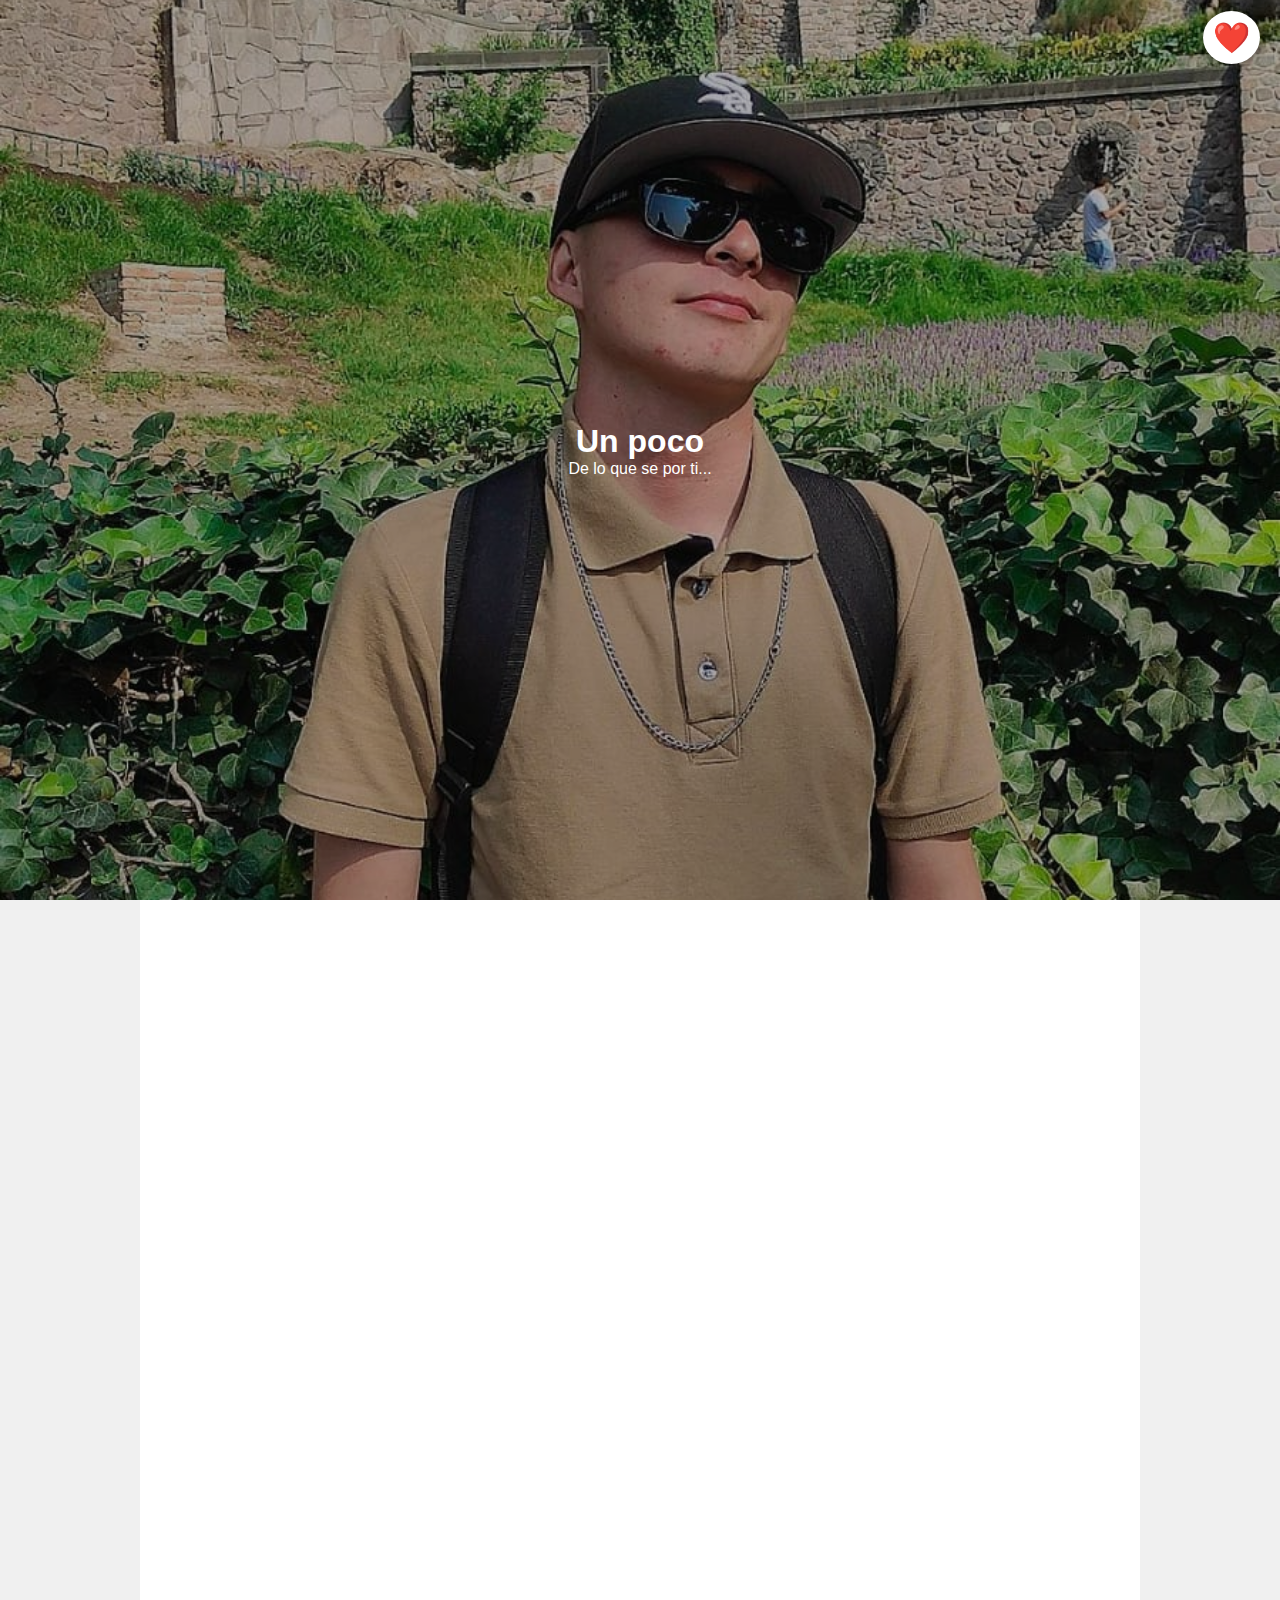
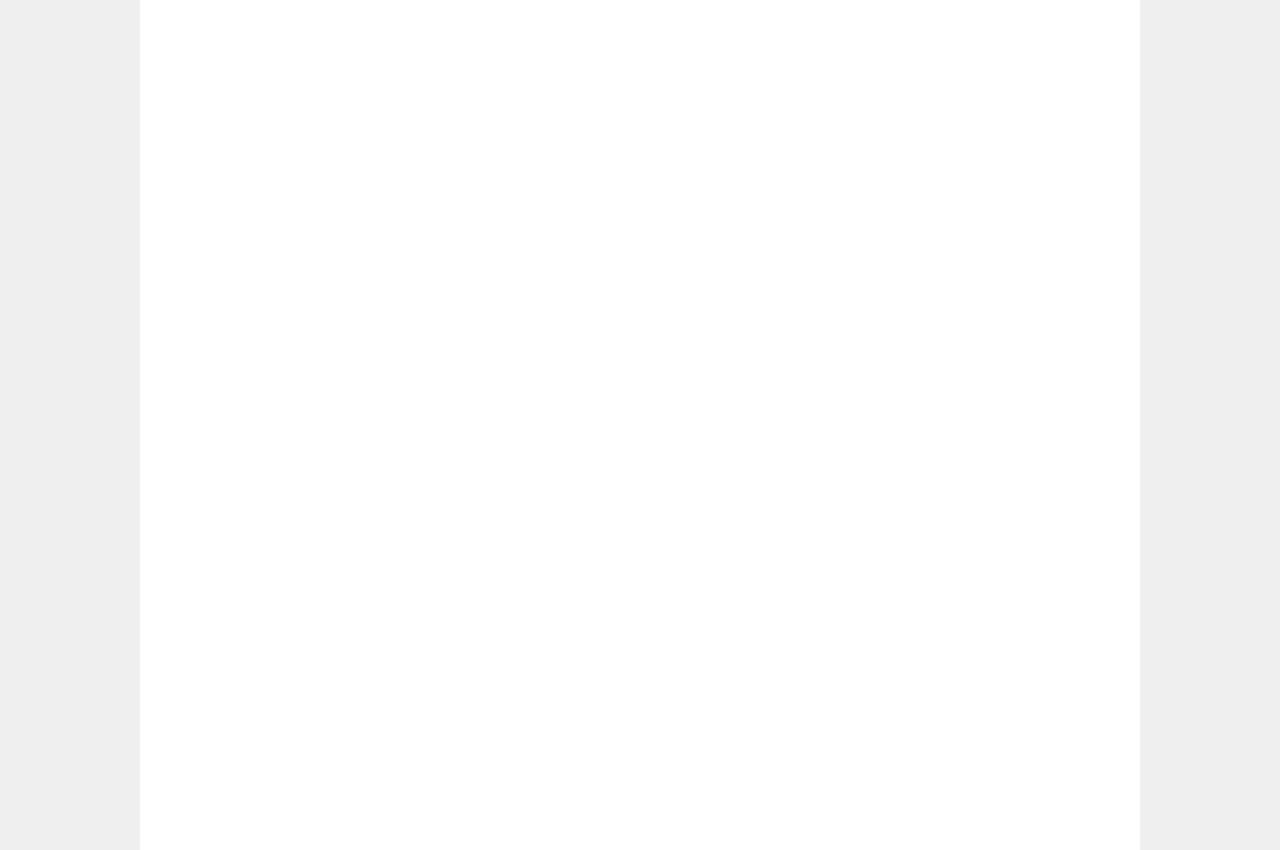
<file: amor.html>
<!DOCTYPE html>
<html lang="es">
<head>
    <meta charset="UTF-8">
    <meta name="viewport" content="width=device-width, initial-scale=1.0">
    <title>Su Historia | Mi Amor</title>
    <link rel="stylesheet" href="style.css"> </head>
<body class="amor-page">

    <nav class="menu-container">
    <input type="checkbox" id="menu-toggle">
    <label for="menu-toggle" class="menu-icon">❤️</label>
    <ul class="menu-links">
        <li><a href="index.html">Inicio</a></li> 
        <li><a href="momentos.html">Momentos</a></li>
        <li><a href="recuerdos.html">Recuerdos</a></li>
        <li><a href="datos.html">Datos</a></li>
        <li><a href="canciones.html">Canciones</a></li>
        <li><a href="pasado.html">Pasado</a></li>
        <li><a href="futuro.html">Futuro</a></li>
    </ul>
</nav>

    <section class="historia-hero">
        <img src="img/Foto (178).jpg" alt="Él" class="hero-img">
        <div class="hero-overlay">
            <h1>Un poco</h1>
            <p>De lo que se por ti...</p>
        </div>
    </section>
 
    <div class="historia-container urban-style">
    
    <div class="historia-bloque reveal">
        <div class="historia-texto">
            <h2>El inicio</h2>
            <p>El es Hugo David, tienen 19 añitos nacio el dia 8 de Diciembre. Su signo es sagitario, esta bautizado, pero no hizo ni la confirmacion ni la primera comunion.(jajaja)</p>
        </div>
        <div class="aesthetic-frame urban-frame">
            <img src="img/Foto (26).jpeg" alt="Inicios">
        </div>
    </div>

    <div class="historia-bloque reveal reverse">
        <div class="historia-texto">
            <h2>Gustos</h2>
            <p>Le gusta mucho la comida (es muy tragon), su comida fav es la sopa con la milanesa, su hobby es dibujar y jugar, su peli fav es la de los huevos, su color favorito es el rojo y negro, admira mucho a markitos toy y le gusta mucho salir a tomar y esas cosas, pero aveces se quiere estar en su casita y cuartito.</p>
        </div>
        <div class="aesthetic-frame urban-frame">
            <img src="img/Foto (28).jpeg" alt="Pasiones">
        </div>
    </div>

    <div class="historia-bloque reveal">
        <div class="historia-texto">
            <h2>Amor</h2>
            <p>El es muy cariñoso con las personas que quiere, se preocupa mucho por su familia, siempre esta activo, siempre encuentra lo positivo ala vida, el es feliz, muy risueño, muy sociable, y muy vale verga de algunas cosas</p>
        </div>
        <div class="aesthetic-frame urban-frame">
            <img src="img/El (20).jpeg" alt="Inicios">
        </div>
    </div>

    
</div>

    <script src="script.js"></script> </body>
</html>
</file>
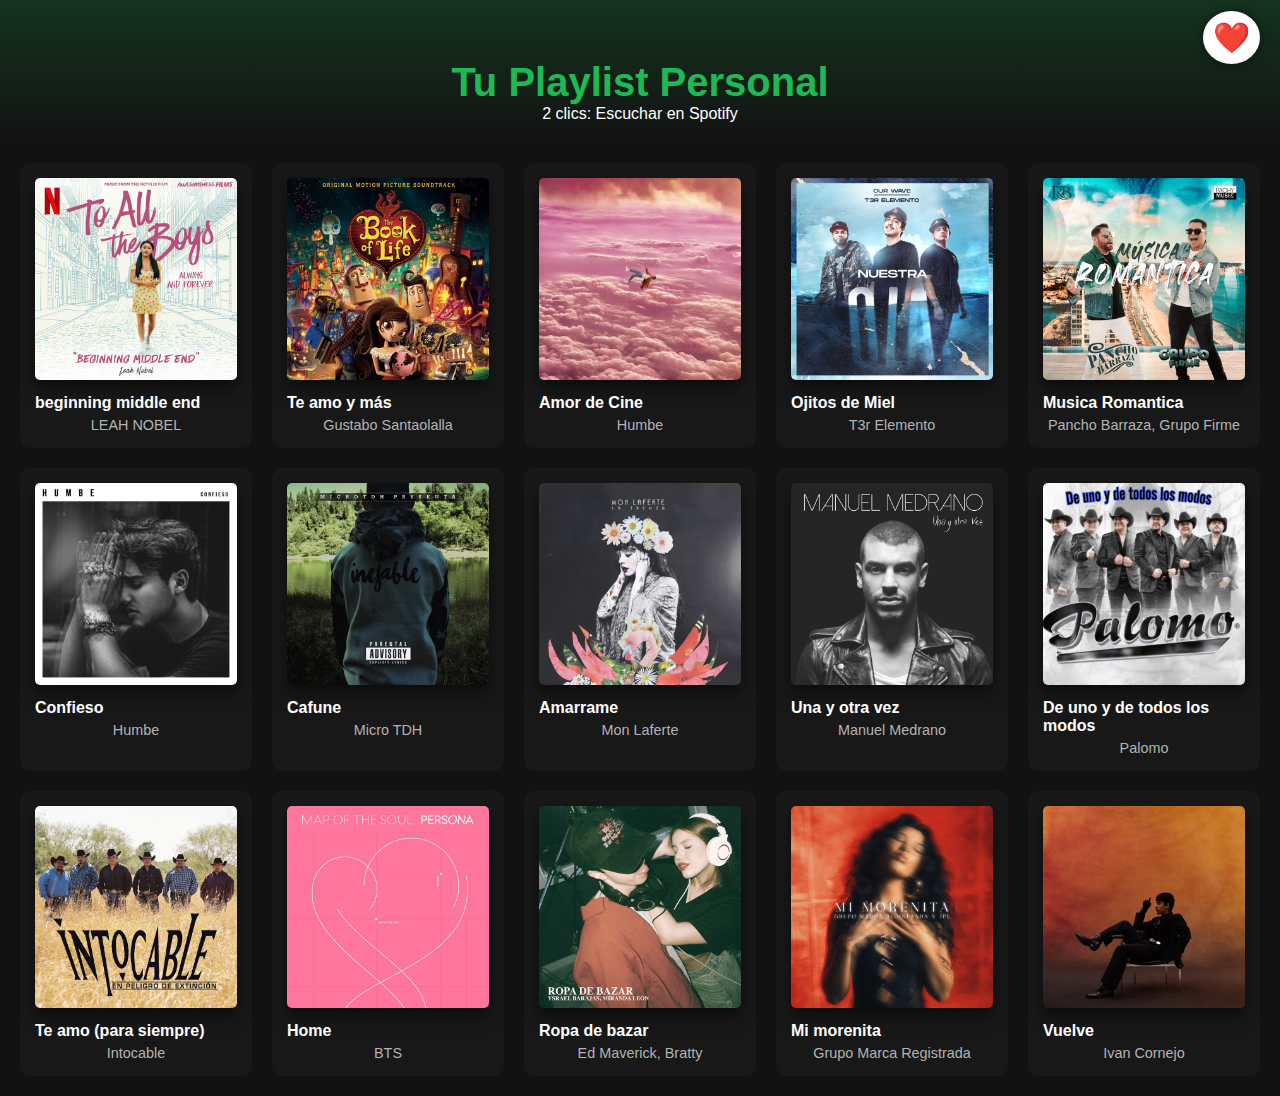
<file: canciones.html>
<!DOCTYPE html>
<html lang="es">
<head>
    <meta charset="UTF-8">
    <meta name="viewport" content="width=device-width, initial-scale=1.0">
    <title>Nuestras Canciones | Para Ti</title>
    <link rel="stylesheet" href="style.css">
</head>
<body class="spotify-theme">

    <nav class="menu-container">
        <input type="checkbox" id="menu-toggle">
        <label for="menu-toggle" class="menu-icon">❤️</label>
        <ul class="menu-links">
           <li><a href="index.html">Inicio</a></li> 
        <li><a href="amor.html">Mi Amor</a></li>
        <li><a href="momentos.html">Momentos</a></li>
        <li><a href="recuerdos.html">Recuerdos</a></li>
        <li><a href="datos.html">Datos</a></li>
        <li><a href="pasado.html">Pasado</a></li>
        <li><a href="futuro.html">Futuro</a></li>
    </ul>
</nav>

    <div class="spotify-header">
        <h1>Tu Playlist Personal</h1>
        <p> 2 clics: Escuchar en Spotify</p>
    </div>

    <div class="playlist-container">
       <div class="track-card" 
     onclick="showInfo(this)" 
     ondblclick="goToSpotify('https://open.spotify.com/intl-es/track/2kFHjWko1il6O9L3eK9IzG?si=e0fb178101be41c3')">
            <img src="img/beginning.jpg" alt="Portada">
            <div class="track-info">
                <h3>beginning middle end</h3>
                <p>LEAH NOBEL</p>
                <div class="porque-es-importante">
                    "Nuestra Cancion"
                </div>
            </div>
        </div>

        <div class="track-card" 
     onclick="showInfo(this)" 
     ondblclick="goToSpotify('https://open.spotify.com/intl-es/track/5I0aHj2JSQpoxSQnh3XcjO?si=7dda71070a3f4d01')">
            <img src="img/teamoymas.jpg" alt="Portada">
            <div class="track-info">
                <h3>Te amo y más</h3>
                <p>Gustabo Santaolalla</p>
                <div class="porque-es-importante">
                    "Nuestra Cancion"
                </div>
            </div>
        </div>

        <div class="track-card" 
     onclick="showInfo(this)" 
     ondblclick="goToSpotify('https://open.spotify.com/intl-es/track/0v9UztY5A12cJUsWD7PZzS?si=a68aacb0c6cf4df8')">
            <img src="img/amordecine.jpg" alt="Portada">
            <div class="track-info">
                <h3>Amor de Cine</h3>
                <p>Humbe</p>
                <div class="porque-es-importante">
                    "Nuestra Cancion"
                </div>
            </div>
        </div>

        <div class="track-card" 
     onclick="showInfo(this)" 
     ondblclick="goToSpotify('https://open.spotify.com/intl-es/track/3V1jBnDI3zCn25ONFiqwN8?si=1e62863aa21c4ce9')">
            <img src="img/ojitosdemiel.jpg" alt="Portada">
            <div class="track-info">
                <h3>Ojitos de Miel</h3>
                <p>T3r Elemento</p>
                <div class="porque-es-importante">
                    "Nuestra Cancion"
                </div>
            </div>
        </div>

        <div class="track-card" 
             onclick="showInfo(this)" 
             ondblclick="goToSpotify('https://open.spotify.com/intl-es/track/3FcZPkGjG64z5cJYXPlUHC?si=154af2db54d048f0)">
            <img src="img/brillas.jpg" alt="Portada">
            <div class="track-info">
                <h3>Musica Romantica</h3>
                <p>Pancho Barraza, Grupo Firme</p>
                <div class="porque-es-importante">
                    "Es especial porque siempre la cantamos en el coche."
                </div>
            </div>
        </div>
        <div class="track-card" 
     onclick="showInfo(this)"
     ondblclick="goToSpotify('https://open.spotify.com/intl-es/track/2k4MjD7I4ddpwwZKxHrONk?si=bc2c5f98315c4a19')">
            <img src="img/confieso.jpg" alt="Portada">
            <div class="track-info">
                <h3>Confieso</h3>
                <p>Humbe</p>
                <div class="porque-es-importante">
                    "Nuestra Cancion"
                </div>
            </div>
        </div>

        <div class="track-card" 
     onclick="showInfo(this)" 
     ondblclick="goToSpotify('https://open.spotify.com/intl-es/track/4DhTBCvoemYivBVHkk7RKI?si=8986742513024157')">
            <img src="img/cafune.jpg" alt="Portada">
            <div class="track-info">
                <h3>Cafune</h3>
                <p>Micro TDH</p>
                <div class="porque-es-importante">
                    "Nuestra Cancion"
                </div>
            </div>
        </div>

        <div class="track-card" 
     onclick="showInfo(this)" 
     ondblclick="goToSpotify('https://open.spotify.com/intl-es/track/3EK4tGkSiO5xvvB5sM4tln?si=82d920aa1bfc4da3')">
            <img src="img/amarrame.jpg" alt="Portada">
            <div class="track-info">
                <h3>Amarrame</h3>
                <p>Mon Laferte</p>
                <div class="porque-es-importante">
                    "Nuestra Cancion"
                </div>
            </div>
        </div>

        <div class="track-card" 
     onclick="showInfo(this)" 
     ondblclick="goToSpotify('https://open.spotify.com/intl-es/track/0bK3jxkbq5cDKWr68KtO8G?si=4fcb58e9004b42d8')">
            <img src="img/unayotraves.jpg" alt="Portada">
            <div class="track-info">
                <h3>Una y otra vez</h3>
                <p>Manuel Medrano</p>
                <div class="porque-es-importante">
                    "Nuestra Cancion"
                </div>
            </div>
        </div>

        <div class="track-card" 
     onclick="showInfo(this)" 
     ondblclick="goToSpotify('https://open.spotify.com/intl-es/track/1twNNAu8WVqJuTKgoHrHws?si=02e43060206b4e90')">
            <img src="img/deunoytodoslosmodos.jpg" alt="Portada">
            <div class="track-info">
                <h3>De uno y de todos los modos</h3>
                <p>Palomo</p>
                <div class="porque-es-importante">
                    "Nuestra Cancion"
                </div>
            </div>
        </div>

        <div class="track-card" 
     onclick="showInfo(this)" 
     ondblclick="goToSpotify('https://open.spotify.com/intl-es/track/6IL4kE0WnD4CfKp2me7vCa?si=c8f106d11d32439e')">
            <img src="img/cuantotequiero.jpg" alt="Portada">
            <div class="track-info">
                <h3>Te amo (para siempre)</h3>
                <p>Intocable</p>
                <div class="porque-es-importante">
                    "Nuestra Cancion"
                </div>
            </div>
        </div>

        <div class="track-card" 
     onclick="showInfo(this)" 
     ondblclick="goToSpotify('https://open.spotify.com/intl-es/track/6Yc3tjFCVR2bfAQFRTZBef?si=db85413ba504404b')">
            <img src="img/home.jpg" alt="Portada">
            <div class="track-info">
                <h3>Home</h3>
                <p>BTS</p>
                <div class="porque-es-importante">
                    "Nuestra Cancion"
                </div>
            </div>
        </div>

        <div class="track-card" 
     onclick="showInfo(this)" 
     ondblclick="goToSpotify('https://open.spotify.com/intl-es/track/7kWFRZdedr2gtfE8JDumVZ?si=fbf8cb5e02624f70')">
            <img src="img/ropadebazar.jpg" alt="Portada">
            <div class="track-info">
                <h3>Ropa de bazar</h3>
                <p>Ed Maverick, Bratty</p>
                <div class="porque-es-importante">
                    "Nuestra Cancion"
                </div>
            </div>
        </div>

        <div class="track-card" 
     onclick="showInfo(this)" 
     ondblclick="goToSpotify('https://open.spotify.com/intl-es/track/4Xly6Wx7KtcJc739Y4myOt?si=e7762ff8f37f4fba')">
            <img src="img/mimorenita.jpg" alt="Portada">
            <div class="track-info">
                <h3>Mi morenita</h3>
                <p>Grupo Marca Registrada</p>
                <div class="porque-es-importante">
                    "Nuestra Cancion"
                </div>
            </div>
        </div>

        <div class="track-card" 
     onclick="showInfo(this)" 
     ondblclick="goToSpotify('https://open.spotify.com/intl-es/track/60fniRXixufxR4HCYjOyp6?si=aaf60caca3ef4315')">
            <img src="img/vuelve.jpg" alt="Portada">
            <div class="track-info">
                <h3>Vuelve</h3>
                <p>Ivan Cornejo</p>
                <div class="porque-es-importante">
                    "Nuestra Cancion"
                </div>
            </div>
        </div>
    </div>

    <script src="script.js"></script>
</body>
</html>
</file>
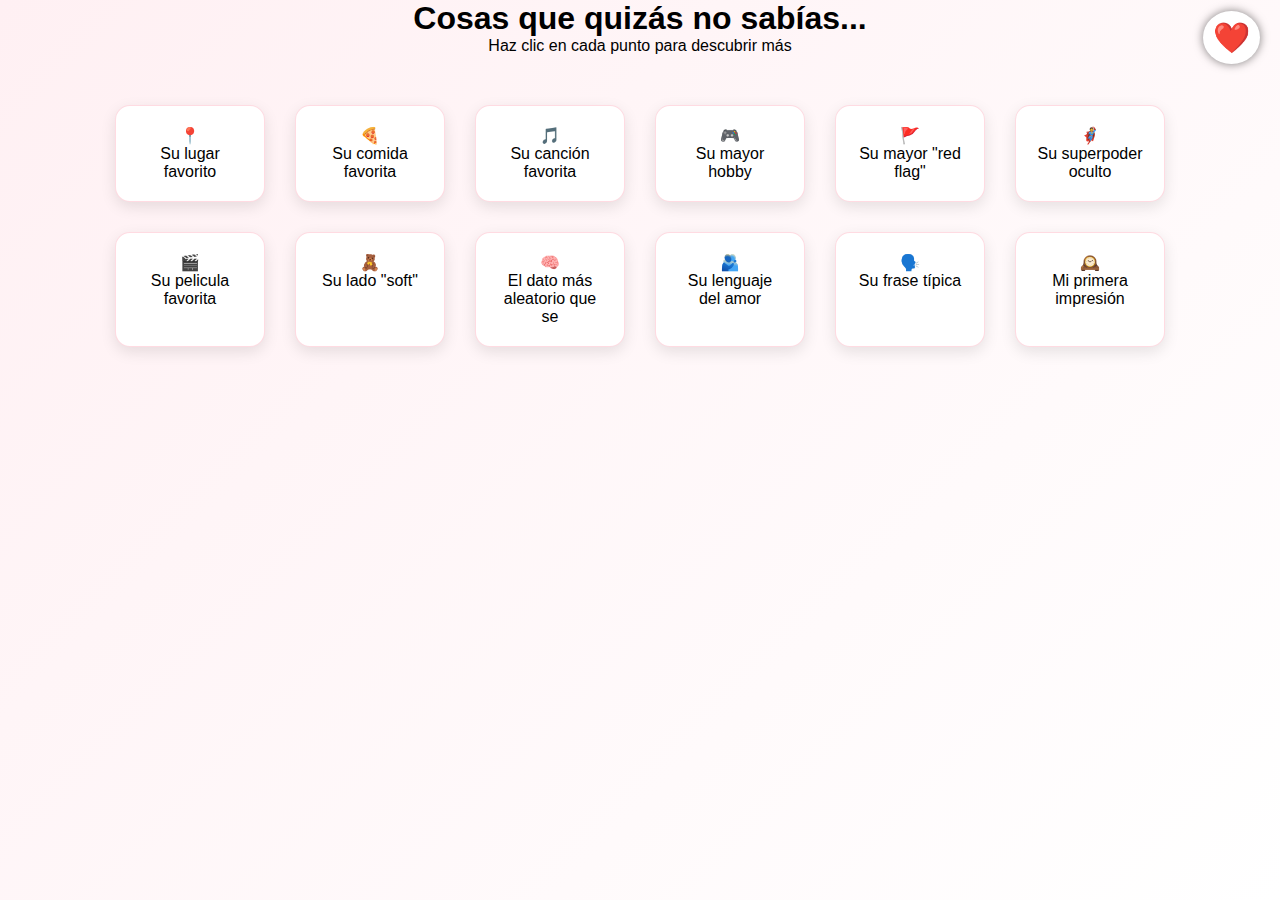
<file: datos.html>
<!DOCTYPE html>
<html lang="es">
<head>
    <meta charset="UTF-8">
    <meta name="viewport" content="width=device-width, initial-scale=1.0">
    <title>Datos Curiosos | Para Ti</title>
    <link rel="stylesheet" href="style.css">
</head>
<body class="datos-page">

    <nav class="menu-container">
    <input type="checkbox" id="menu-toggle">
    <label for="menu-toggle" class="menu-icon">❤️</label>
    <ul class="menu-links">
        <li><a href="index.html">Inicio</a></li> 
        <li><a href="amor.html">Mi Amor</a></li>
        <li><a href="momentos.html">Momentos</a></li>
        <li><a href="recuerdos.html">Recuerdos</a></li>
        <li><a href="canciones.html">Canciones</a></li>
        <li><a href="pasado.html">Pasado</a></li>
        <li><a href="futuro.html">Futuro</a></li>
    </ul>
</nav>

    <section class="datos-hero">
        <h1>Cosas que quizás no sabías...</h1>
        <p>Haz clic en cada punto para descubrir más</p>
    </section>

    <div class="puntos-container">
        <div class="dato-punto" onclick="openModal('modal1')">
            <span class="icono">📍</span>
            <p>Su lugar favorito</p>
        </div>

        <div class="dato-punto" onclick="openModal('modal2')">
            <span class="icono">🍕</span>
            <p>Su comida favorita</p>
        </div>

        <div class="dato-punto" onclick="openModal('modal3')">
            <span class="icono">🎵</span>
            <p>Su canción favorita</p>
        </div>
        <div class="dato-punto" onclick="openModal('modal4')">
            <span class="icono">🎮</span>
            <p>Su mayor hobby</p>
        </div>
        <div class="dato-punto" onclick="openModal('modal5')">
            <span class="icono">🚩</span>
            <p>Su mayor "red flag"</p>
        </div>
        <div class="dato-punto" onclick="openModal('modal6')">
            <span class="icono">🦸</span>
            <p>Su superpoder oculto</p>
        </div>
        <div class="dato-punto" onclick="openModal('modal7')">
            <span class="icono">🎬</span>
            <p>Su pelicula favorita</p>
        </div>
        <div class="dato-punto" onclick="openModal('modal8')">
            <span class="icono">🧸</span>
            <p>Su lado "soft"</p>
        </div>
        <div class="dato-punto" onclick="openModal('modal9')">
            <span class="icono">🧠</span>
            <p>El dato más aleatorio que se</p>
        </div>
        <div class="dato-punto" onclick="openModal('moda20')">
            <span class="icono">🫂</span>
            <p>Su lenguaje del amor</p>
        </div>
        <div class="dato-punto" onclick="openModal('moda21')">
            <span class="icono">🗣️</span>
            <p>Su frase típica</p>
        </div>
        <div class="dato-punto" onclick="openModal('moda22')">
            <span class="icono">🕰️</span>
            <p>Mi primera impresión</p>
        </div>

        
    </div>
    

    <div id="modal1" class="modal">
        <div class="modal-content">
            <span class="close" onclick="closeModal('modal1')">&times;</span>
            <h2>Su lugar en el mundo</h2>
            <p>Obviamente tu lugar favorito en este mundo, son...MIS CHICHIS. JAJAJAJA NTC obviamente tu cuarto mi vida hermosa.</p>
        </div>
    </div>

    <div id="modal2" class="modal">
        <div class="modal-content">
            <span class="close" onclick="closeModal('modal2')">&times;</span>
            <h2>La comida que comeria todos los dias</h2>
            <p>Sabias que tu comida fav es arroz con milanesa</p>
        </div>
    </div>

    <div id="modal3" class="modal">
        <div class="modal-content">
            <span class="close" onclick="closeModal('modal3')">&times;</span>
            <h2>Su cancion favorita</h2>
            <p>Obviamente piratas sin barco. https://youtu.be/Mg5DdgsDk3w?si=oAAgMtJhAi3HbiAJ</p>
        </div>
    </div>

    <div id="modal4" class="modal">
        <div class="modal-content">
            <span class="close" onclick="closeModal('modal4')">&times;</span>
            <h2>Su Hooby</h2>
            <p>Dibujar y el free.</p>
        </div>
    </div>

    <div id="modal5" class="modal">
        <div class="modal-content">
            <span class="close" onclick="closeModal('modal5')">&times;</span>
            <h2>Red Flag</h2>
            <p>Que no me dice diario que me ama. y ni me dice que soy lo mejor de su vida.</p>
        </div>
    </div>

    <div id="modal6" class="modal">
        <div class="modal-content">
            <span class="close" onclick="closeModal('modal6')">&times;</span>
            <h2>Heroe Hugo</h2>
            <p>Tienes ese superpoder de hacerme enojar y desenojar tan facil amor.</p>
        </div>
    </div>

    <div id="modal7" class="modal">
        <div class="modal-content">
            <span class="close" onclick="closeModal('modal7')">&times;</span>
            <h2>Su peli favorita</h2>
            <p>La pelicula de huevos (Toda la saga).</p>
        </div>
    </div>

    <div id="modal8" class="modal">
        <div class="modal-content">
            <span class="close" onclick="closeModal('modal8')">&times;</span>
            <h2>Tierno mi amor</h2>
            <p>Sabias que cuando eres tierno me das muchos besos, y me abrasas siempre. (No lo haces ya )=)</p>
        </div>
    </div>

    <div id="modal9" class="modal">
        <div class="modal-content">
            <span class="close" onclick="closeModal('modal9')">&times;</span>
            <h2>Ojito</h2>
            <p>R.I.P. Tu dientito, cuando te lo quite de un chingadazo</p>
        </div>
    </div>

    <div id="moda20" class="modal">
        <div class="modal-content">
            <span class="close" onclick="closeModal('moda20')">&times;</span>
            <h2>Tu lenguaje de amor</h2>
            <p>Obviamente el contacto fisico.</p>
        </div>
    </div>

    <div id="moda21" class="modal">
        <div class="modal-content">
            <span class="close" onclick="closeModal('moda21')">&times;</span>
            <h2>Tu frase TIPICA</h2>
            <p>We jajaja, ntc. Amor y tengo ganas.</p>
        </div>
    </div>

    <div id="moda22" class="modal">
        <div class="modal-content">
            <span class="close" onclick="closeModal('moda22')">&times;</span>
            <h2>Mi primera imprecion de ti</h2>
            <p>Sinceramente ya te la he dicho pero aqui vamos de nuevo, mi primera imprecion de ti fue que eras un mujeriego y me cagabas el como eras, pero despues te conoci y supe que era verdad, jajaja ntc,ya. Te conoci y supe que eras el amor de mi vida corazon, no sabes la idea de cuanto te amo</p>
        </div>
    </div>

    <script src="script.js"></script>
</body>
</html>
</file>
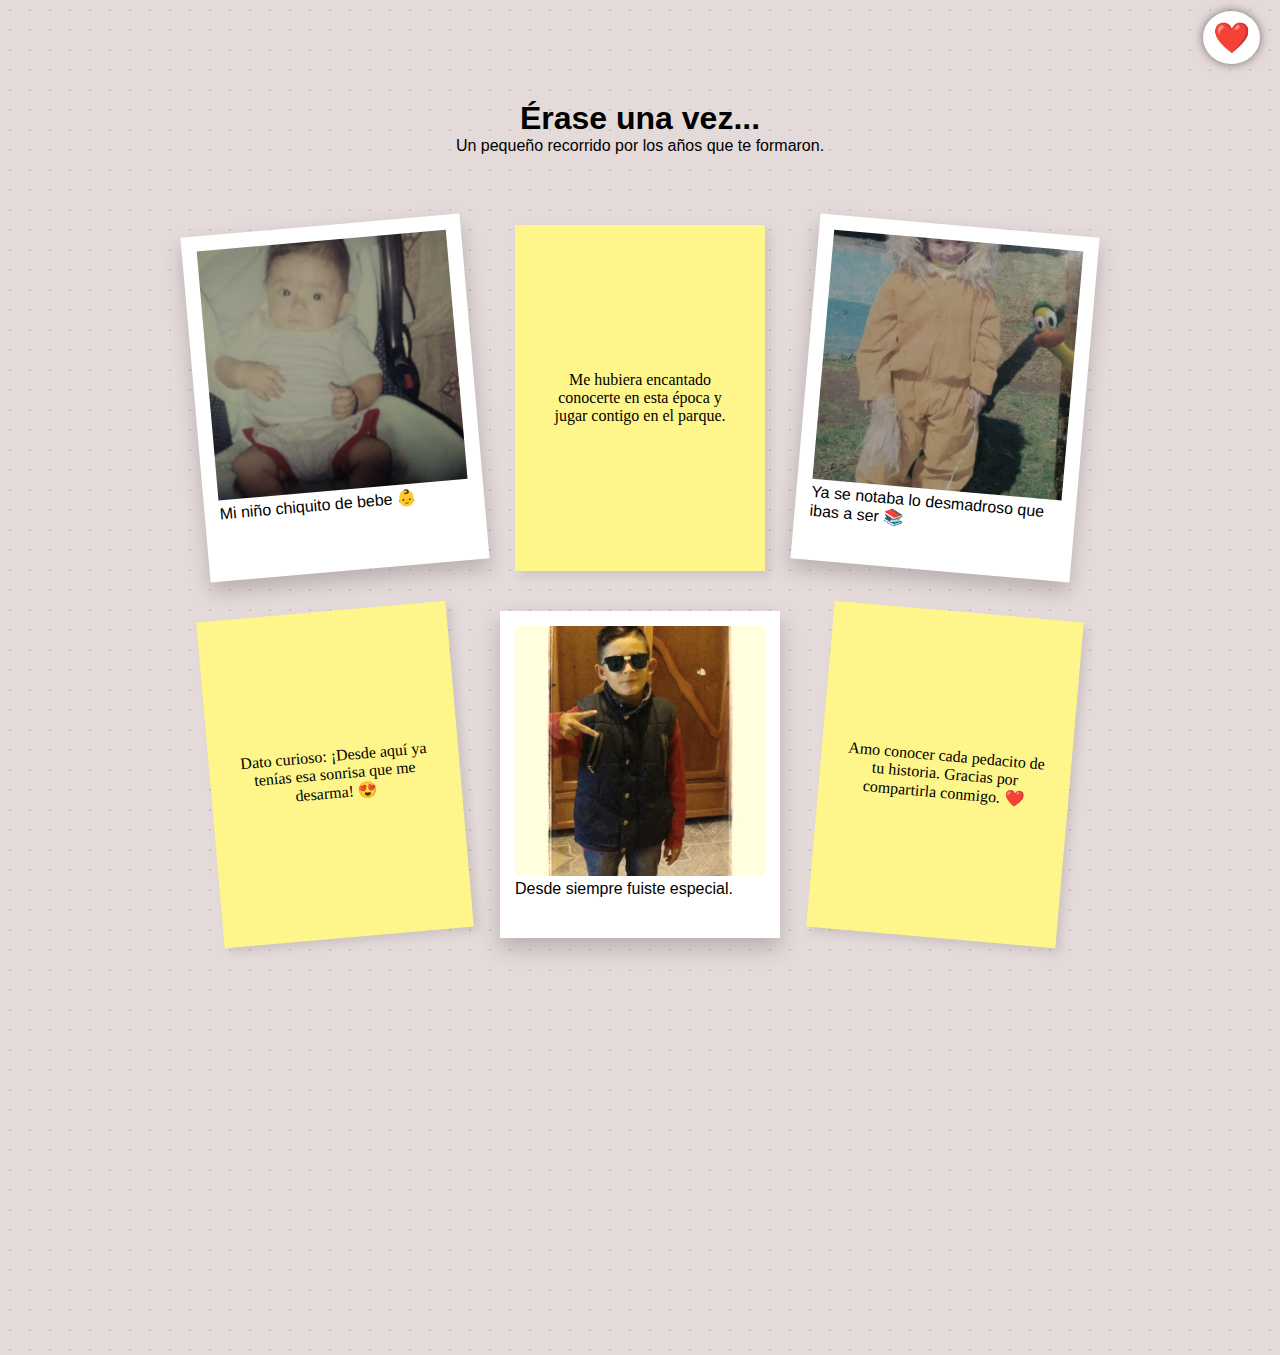
<file: pasado.html>
<!DOCTYPE html>
<html lang="es">
<head>
    <meta charset="UTF-8">
    <meta name="viewport" content="width=device-width, initial-scale=1.0">
    <title>Su Pasado | Para Ti</title>
    <link rel="stylesheet" href="style.css">
</head>
<body class="pasado-page">

    <nav class="menu-container">
        <input type="checkbox" id="menu-toggle">
        <label for="menu-toggle" class="menu-icon">❤️</label>
        <ul class="menu-links">
             <li><a href="index.html">Inicio</a></li> 
        <li><a href="amor.html">Mi Amor</a></li>
        <li><a href="momentos.html">Momentos</a></li>
        <li><a href="recuerdos.html">Recuerdos</a></li>
        <li><a href="datos.html">Datos</a></li>
        <li><a href="canciones.html">Canciones</a></li>
        <li><a href="futuro.html">Futuro</a></li>
        </ul>
    </nav>

    <header class="pasado-header">
        <h1>Érase una vez...</h1>
        <p>Un pequeño recorrido por los años que te formaron.</p>
    </header>

    <main class="scrapbook-container">
    <div class="polaroid rotate-left reveal">
        <img src="img/el (13).jpeg" alt="Él de pequeño">
        <div class="caption">Mi niño chiquito de bebe 👶</div>
    </div>

    <div class="sticky-note reveal">
        <p>Me hubiera encantado conocerte en esta época y jugar contigo en el parque.</p>
    </div>

    <div class="polaroid rotate-right reveal">
        <img src="img/el (12).jpeg" alt="Él creciendo">
        <div class="caption">Ya se notaba lo desmadroso que ibas a ser 📚</div>
    </div>

    <div class="sticky-note blue reveal rotate-left">
        <p>Dato curioso: ¡Desde aquí ya tenías esa sonrisa que me desarma! 😍</p>
    </div>

    <div class="polaroid reveal">
        <img src="img/el (11).jpeg" alt="Sus pasiones">
        <div class="caption">Desde siempre fuiste especial.</div>
    </div>

    <div class="sticky-note pink reveal rotate-right">
        <p>Amo conocer cada pedacito de tu historia. Gracias por compartirla conmigo. ❤️</p>
    </div>

    <div class="polaroid rotate-left reveal">
        <img src="img/el (10).jpeg" alt="Sus pasiones">
        <div class="caption">Cuidador desde chiquito.</div>
    </div>

    <div class="sticky-note pink reveal rotate-right">
        <p>Te cielo mi niño hermoso ❤️</p>
    </div>

    <div class="polaroid rotate-left reveal">
        <img src="img/el (14).jpeg" alt="Sus pasiones">
        <div class="caption">Fotico aestetick.</div>
    </div>
</main>

    <script src="script.js"></script>
</body>
</html>
</file>
<file: style.css>
/* 1. Quitamos los márgenes de TODO el documento para eliminar la línea blanca */
* {
    margin: 0;
    padding: 0;
    box-sizing: border-box;
}

/* 2. Ajustamos el contenedor del menú */
.menu-container {
    position: absolute; /* Cambiado de fixed a absolute para que viva 'dentro' de la foto */
    top: 20px;
    right: 20px; /* Movido a la derecha */
    left: auto;  /* Quitamos la posición izquierda */
    z-index: 1000;
}

/* 3. Estilo del corazón */
.menu-icon {
    font-size: 30px; /* Tamaño del corazón */
    cursor: pointer;
    user-select: none;
    filter: drop-shadow(0 0 5px rgba(0,0,0,0.5)); /* Sombra para que se vea sobre la foto */
}

/* 4. Ajuste para que la lista salga hacia la izquierda cuando se abra */
.menu-links {
    position: absolute;
    top: 50px;
    right: 0;
    background: rgba(255, 255, 255, 0.95); /* Blanco un poco más sólido */
    list-style: none;
    padding: 15px;
    border-radius: 15px;
    display: none;
    min-width: 180px;
    box-shadow: 0 5px 20px rgba(0,0,0,0.2);
    border: 1px solid #eee; /* Un pequeño borde para que resalte */
}

/* ESTILO DE LOS ENLACES (Las palabras) */
.menu-links li a {
    display: block;
    padding: 10px 15px;
    text-decoration: none;
    
    /* 1. Color Negro por defecto */
    color: #000000; 
    
    /* 2. Tipografía tipo "Comic" */
    font-family: 'Comic Sans MS', 'Comic Sans', cursive;
    font-weight: bold;
    font-size: 1.1rem;
    
    transition: all 0.3s ease; /* Para que el cambio de color sea suave */
}

/* 3. CAMBIO A ROJO AL PASAR EL MOUSE (HOVER) */
.menu-links li a:hover {
    color: #ff0000; /* Rojo brillante */
    transform: translateX(-5px); /* Un pequeño movimiento a la izquierda para que se vea interactivo */
}

#menu-toggle:checked ~ .menu-links {
    display: block;
}
body {
    margin: 0;
    font-family: 'Arial', sans-serif;
    background-color: #f0f0f0;
    overflow-x: hidden;
}

/* Fondo de la sección principal con SU foto */
.hero-section {
    height: 100vh;
    display: flex;
    flex-direction: column;
    justify-content: center;
    align-items: center;
    background: linear-gradient(rgba(0,0,0,0.5), rgba(0,0,0,0.5)), 
              url('img/Foto (1).JPG') no-repeat center 40%/cover;
    color: white;
}

/* Efecto de fotos dentro de la palabra LOVE */
.love-container {
    display: flex;
    gap: 20px; /* Espacio entre las letras */
    justify-content: center;
    align-items: center;
}

.letter {
    font-size: 15vw; /* Tamaño muy grande */
    font-weight: 900;
    text-transform: uppercase;
    -webkit-background-clip: text;
    -webkit-text-fill-color: transparent;
    filter: drop-shadow(5px 5px 10px rgba(0,0,0,0.5));
    background-size: cover;
    background-position: center;
}

/* Foto para la L */
.l { 
    background-image: url('img/Foto (95).jpg'); 
    /* El primer valor (20%) mueve de izquierda a derecha */
    /* El segundo valor (50%) mueve de arriba a abajo */
    background-position: 180% 10%; 
}

/* Foto para la O */
.o { 
    background-image: url('img/Foto (149).jpg'); 
    background-position: 10% 50%; /* 80% mueve la foto hacia la izquierda para ver el lado derecho */
}

/* Foto para la V */
.v { 
    background-image: url('img/Foto (162).jpg'); 
    background-position: 50% 50%; 
}

/* Foto para la E */
.e { 
    background-image: url('img/Foto (31).jpeg'); 
    background-position: 100% 20%; 
}sition: center 50%; 

/* Menú Desplegable Simple */
.menu-container {
    position: fixed;
    top: 20px;
    left: 20px;
    z-index: 1000;
}

#menu-toggle { display: none; }

.menu-icon {
    font-size: 30px;
    cursor: pointer;
    background: white;
    padding: 10px;
    border-radius: 50%;
}

.menu-links {
    display: none;
    list-style: none;
    background: white;
    padding: 20px;
    border-radius: 10px;
}

#menu-toggle:checked ~ .menu-links {
    display: block;
}

/* Animación de la Historia al bajar */
/* Contenedor de la historia */
.history-content {
    display: flex;
    flex-direction: column; /* Texto arriba, foto abajo */
    align-items: center;
    gap: 20px;
    max-width: 600px;
    margin: 0 auto;
    padding: 20px;
}
.history-item {
    width: 100%;
    display: flex;
    justify-content: center; /* Centra horizontalmente todo el contenido */
    margin-bottom: 50px;     /* Espacio entre cada recuerdo */
}

.history-text p {
    font-family: 'Comic Sans MS', cursive; /* O la que prefieras */
    font-size: 1.1rem;
    line-height: 1.6;
    color: #4a4a4a;
    text-align: center;
    margin-bottom: 10px;
}

/* MARCO ROMÁNTICO / AESTHETIC */
.aesthetic-frame {
    position: relative;
    padding: 10px;
    background: white;
    border-radius: 20px;
    /* Sombra suave color rosa/rojizo */
    box-shadow: 0 10px 30px rgba(255, 182, 193, 0.5); 
    transition: transform 0.4s ease;
}

.aesthetic-frame img {
    width: 100%;
    max-width: 400px;
    height: 300px; /* Tamaño estático */
    object-fit: cover; /* Para que no se deforme */
    object-position: center 20%; /* Para que muevas la foto de arriba a abajo */
    border-radius: 15px; /* Bordes internos redondeados */
    display: block;
    /* Filtro sutil para que se vea más cálida */
    filter: saturate(1.1) brightness(1.05) sepia(0.1);
}

/* Efecto al pasar el mouse */
.aesthetic-frame:hover {
    transform: scale(1.03);
    box-shadow: 0 15px 35px rgba(255, 77, 109, 0.4);
}

/* Adorno de corazón opcional sobre la foto */
.aesthetic-frame::after {
    content: "❤️";
    position: absolute;
    bottom: -15px;
    right: -15px;
    font-size: 25px;
    filter: drop-shadow(2px 2px 5px rgba(0,0,0,0.2));
}
/* Estilo para el título principal de la sección */
.history-section h2 {
    text-align: center;      /* Centra el texto */
    font-family: 'Comic Sans MS', cursive; /* Tipografía tierna */
    color: #ff4d6d;          /* Color rosa/rojo romántico */
    font-size: 2.5rem;       /* Tamaño grande y legible */
    margin-bottom: 50px;     /* Espacio antes de que empiece la historia */
    position: relative;
    display: block;
    width: 100%;
}

/* Opcional: Una línea decorativa debajo del título */
.history-section h2::after {
    content: "";
    display: block;
    width: 100px;            /* Ancho de la línea */
    height: 3px;             /* Grosor de la línea */
    background: #ff4d6d;     /* Color de la línea */
    margin: 10px auto 0;     /* La centra y le da espacio arriba */
    border-radius: 2px;
    opacity: 0.5;            /* La hace un poco transparente para que sea sutil */
}
/* --- ESTILOS PÁGINA AMOR --- */

.back-btn {
    position: fixed;
    top: 20px;
    left: 20px;
    z-index: 100;
    text-decoration: none;
    background: white;
    color: #ff4d6d;
    padding: 10px 20px;
    border-radius: 30px;
    font-weight: bold;
    box-shadow: 0 5px 15px rgba(0,0,0,0.2);
}

.historia-hero {
    height: 100vh;
    position: relative;
    overflow: hidden;
}

.hero-img {
    width: 100%;
    height: 100%;
    object-fit: cover;
    object-position: center 40%;
}

.hero-overlay {
    position: absolute;
    top: 0; left: 0;
    width: 100%; height: 100%;
    background: rgba(0,0,0,0.3);
    display: flex;
    flex-direction: column;
    justify-content: center;
    align-items: center;
    color: white;
}

.historia-container {
    padding: 100px 10%;
    background: #fff;
}

.historia-bloque {
    display: flex;
    align-items: center;
    gap: 50px;
    margin-bottom: 120px;
    opacity: 0; /* Para el efecto de aparecer al bajar */
    transform: translateY(30px);
    transition: all 1s ease;
}

.historia-bloque.active {
    opacity: 1;
    transform: translateY(0);
}

.historia-bloque.reverse {
    flex-direction: row-reverse;
}

.historia-foto img {
    width: 100%;
    max-width: 450px;
    border-radius: 20px;
    box-shadow: 0 15px 30px rgba(0,0,0,0.1);
}

.historia-texto h2 {
    color: #ff4d6d;
    font-size: 2rem;
    margin-bottom: 15px;
}
/* --- ESENCIA URBANA ROMÁNTICA --- */

.urban-style {
    max-width: 1000px;
    margin: 0 auto;
    padding: 40px 20px;
}

.historia-bloque {
    display: flex;
    align-items: center; /* Centra verticalmente el texto con la foto */
    justify-content: space-between;
    gap: 40px;
    margin-bottom: 120px;
    flex-wrap: wrap; /* Para que en móviles se ponga uno abajo del otro */
}

/* LA MAGIA DEL ZIGZAG: Invierte el orden en el segundo bloque */
.historia-bloque.reverse {
    flex-direction: row-reverse;
}

/* Estilo de Texto Urbano */
.historia-texto {
    flex: 1;
    min-width: 300px;
    text-align: center;
}

.historia-texto h2 {
    font-family: 'Impact', 'Arial Black', sans-serif; /* Fuente más fuerte/urbana */
    text-transform: uppercase;
    font-size: 2.2rem;
    color: #333;
    letter-spacing: -1px;
    margin-bottom: 15px;
    text-align: left; /* Alineado al lado de la foto */
}

.historia-bloque.reverse .historia-texto h2 {
    text-align: right; /* Alineado a la derecha cuando la foto está a la izquierda */
}

.historia-texto p {
    font-family: 'Comic Sans MS', cursive;
    font-size: 1.1rem;
    color: #555;
    line-height: 1.6;
}

/* Marco Estilo Urbano (Más rudo pero con amor) */
.urban-frame {
    flex: 1;
    max-width: 450px;
    background: #333; /* Fondo oscuro tipo asfalto */
    padding: 10px;
    border-radius: 0px; /* Bordes rectos para look urbano */
    transform: rotate(2deg); /* Un poco chueco tipo sticker */
    box-shadow: 15px 15px 0px #ff4d6d; /* Sombra sólida rosa, muy "pop-art" */
}

.historia-bloque.reverse .urban-frame {
    transform: rotate(-2deg); /* Inclinación opuesta */
    box-shadow: -15px 15px 0px #ff4d6d; /* Sombra hacia el otro lado */
}

.urban-frame img {
    width: 100%;
    height: 350px;
    object-fit: cover;
    object-position: center 20%;
    display: block;
    filter: contrast(1.1); /* Más fuerza visual */
}
/* Estilo de los puntos */
.puntos-container {
    display: flex;
    justify-content: center;
    gap: 30px;
    padding: 50px;
    flex-wrap: wrap;
}
/* Centrar el título y subtítulo de la página de Datos */
.datos-header, 
header.presente-header, /* Por si usaste la misma clase que en presente */
header {
    text-align: center;
    width: 100%;
    padding: 100px 20px 40px; /* Ajusta el padding según necesites */
    display: flex;
    flex-direction: column;
    align-items: center;
}
/* Aplicar el fondo difuminado a la página de Datos */
.datos-page {
    /* Crea un degradado que empieza en rosa claro y termina en blanco */
    background: linear-gradient(135deg, #fff0f3 0%, #ffffff 100%);
    background-attachment: fixed; /* Mantiene el fondo quieto al hacer scroll */
    min-height: 100vh; /* Asegura que cubra toda la pantalla */
}

h1, p {
    text-align: center;
}
.dato-punto {
    background: #ffffff;
    border: 1px solid rgba(255, 77, 109, 0.2);
    padding: 20px;
    border-radius: 15px;
    box-shadow: 0 5px 15px rgba(0,0,0,0.1);
    cursor: pointer;
    text-align: center;
    transition: 0.3s;
    width: 150px;
}

.dato-punto:hover { transform: scale(1.1); }

/* Estilo de la Ventanita (Modal) */
.modal {
    display: none; /* Escondida por defecto */
    position: fixed;
    z-index: 2000;
    left: 0; top: 0;
    width: 100%; height: 100%;
    background-color: rgba(0,0,0,0.8);
}

.modal-content {
    background-color: white;
    margin: 10% auto;
    padding: 20px;
    border-radius: 20px;
    width: 80%;
    max-width: 500px;
    text-align: center;
    position: relative;
    animation: aparecer 0.4s;
}

@keyframes aparecer {
    from {transform: translateY(-50px); opacity: 0;}
    to {transform: translateY(0); opacity: 1;}
}

.modal-content img {
    width: 100%;
    border-radius: 10px;
    margin-bottom: 15px;
}

.close {
    position: absolute;
    right: 20px; top: 10px;
    font-size: 30px;
    cursor: pointer;
    color: #ff4d6d;
}
/* --- ESTILO SPOTIFY --- */
.spotify-theme {
    background-color: #121212; /* Negro Spotify */
    color: white;
}

.spotify-header {
    padding: 60px 20px 20px;
    text-align: center;
    background: linear-gradient(#1db95433, #121212);
}

.spotify-header h1 { color: #1DB954; font-size: 2.5rem; }

.playlist-container {
    padding: 20px;
    display: grid;
    grid-template-columns: repeat(auto-fill, minmax(200px, 1fr));
    gap: 20px;
}

.track-card {
    background: #181818;
    padding: 15px;
    border-radius: 10px;
    transition: 0.3s;
    cursor: pointer;
    position: relative;
}

.track-card:hover { background: #282828; }

.track-card img {
    width: 100%;
    aspect-ratio: 1/1;
    border-radius: 5px;
    margin-bottom: 10px;
    box-shadow: 0 8px 15px rgba(0,0,0,0.5);
}

.track-info h3 { font-size: 1rem; margin-bottom: 5px; }
.track-info p { color: #b3b3b3; font-size: 0.9rem; }

/* El texto que sale al dar 1 clic */
.porque-es-importante {
    display: none;
    margin-top: 10px;
    font-size: 0.85rem;
    color: #1DB954;
    font-style: italic;
    border-top: 1px solid #333;
    padding-top: 10px;
    animation: fadeIn 0.5s;
}

@keyframes fadeIn { from {opacity: 0;} to {opacity: 1;} }

/* --- PÁGINA FUTURO: NOCHE ESTRELLADA --- */
.futuro-page {
    background: linear-gradient(180deg, #050a18 0%, #0c1427 100%);
    color: white;
    min-height: 100vh;
    margin: 0;
    overflow-x: hidden;
}

/* Título con resplandor suave */
.futuro-header h1 {
    font-family: 'Comic Sans MS', cursive;
    color: #fff;
    text-align: center;
    padding-top: 40px;
    text-shadow: 0 0 10px rgba(255, 255, 255, 0.5);
}

.futuro-header p {
    text-align: center;
    color: #ffd700;
    font-family: 'Comic Sans MS', cursive;
    opacity: 0.8;
    margin-bottom: 20px;
}

/* --- LÍNEA DE TIEMPO INTERACTIVA --- */
.timeline-wrapper {
    position: relative;
    max-width: 800px;
    margin: 80px auto; 
    padding: 20px 0;
    display: flex;
    align-items: center;
}

/* La línea amarilla del medio */
.timeline-line {
    position: absolute;
    top: 50%;
    left: 0;
    width: 100%;
    height: 4px;
    background: rgba(255, 215, 0, 0.4);
    box-shadow: 0 0 15px rgba(255, 215, 0, 0.5);
    transform: translateY(-50%);
    z-index: 1;
}

.timeline-dots {
    display: flex;
    justify-content: space-between;
    width: 100%;
    position: relative;
    z-index: 2;
}

/* Los Círculos Amarillos Brillantes */
.dot {
    width: 55px;
    height: 55px;
    background: #ffd700;
    border: 3px solid #fff;
    border-radius: 50%;
    display: flex;
    justify-content: center;
    align-items: center;
    cursor: pointer;
    font-weight: bold;
    color: #000;
    transition: all 0.4s cubic-bezier(0.175, 0.885, 0.32, 1.275);
    /* Resplandor estelar intenso */
    box-shadow: 0 0 15px #ffd700, 0 0 30px rgba(255, 215, 0, 0.6);
}

.dot span {
    font-size: 1.3rem;
    font-family: 'Impact', sans-serif;
}

/* Efecto al seleccionar o pasar el mouse */
.dot:hover, .dot.active {
    transform: scale(1.3);
    background: #ffffff;
    box-shadow: 0 0 25px #ffffff, 0 0 50px #ffd700;
    border-color: #ffd700;
}

/* La tarjeta que aparece (Futuro) */
.future-card {
    background: rgba(255, 255, 255, 0.95);
    border-radius: 20px;
    padding: 25px;
    color: #000;
    max-width: 500px;
    margin: 40px auto;
    border: 3px solid #000;
    box-shadow: 12px 12px 0px #ffd700; 
    text-align: center;
    animation: fadeIn 0.5s ease;
}

.future-card img {
    width: 100%;
    height: 300px;
    object-fit: cover;
    border-radius: 10px;
    margin-bottom: 15px;
    border: 2px solid #000;
}

.future-card h3 {
    font-family: 'Impact', sans-serif;
    color: #000;
    font-size: 1.8rem;
    margin-bottom: 10px;
}

.instruction-text {
    text-align: center;      /* Lo centra horizontalmente */
    color: #ffd700;          /* Color amarillo estrella */
    font-family: 'Comic Sans MS', cursive;
    font-size: 1.4rem;       /* Un poco más grande para que se vea claro */
    font-style: italic;
    margin-top: 20px;
    
    /* El toque brillante: resplandor de estrella */
    text-shadow: 0 0 10px rgba(255, 215, 0, 0.8), 
                 0 0 20px rgba(255, 215, 0, 0.4);
    
    /* Animación suave para que parezca que titila como una estrella */
    animation: twinkle 2s infinite ease-in-out;
}

/* Animación de titileo */
@keyframes twinkle {
    0%, 100% { opacity: 0.7; transform: scale(1); }
    50% { opacity: 1; transform: scale(1.05); }
}
/* --- ESTILOS PÁGINA MOMENTOS --- */
.momentos-page {
    background-color: #1a1a1a; /* Fondo oscuro para que resalten los videos */
    color: white;
}

.momentos-header {
    padding: 100px 20px 40px;
    text-align: center;
}
.momentos-header h1 {
    color: #ff4d6d;
    text-shadow: 2px 2px 4px rgba(0,0,0,0.5); /* Sombra para que se vea más 3D */
    font-family: 'Comic Sans MS', cursive;
}

.momentos-grid {
    display: grid;
    grid-template-columns: repeat(auto-fill, minmax(300px, 1fr));
    gap: 30px;
    padding: 20px 10%;
}

.momento-card {
    background: #2a2a2a;
    border-radius: 20px;
    overflow: hidden;
    box-shadow: 0 10px 20px rgba(0,0,0,0.3);
    transition: transform 0.3s;
}

.momento-card:hover {
    transform: translateY(-50px);
}

.video-wrapper video {
    width: 100%;
    display: block;
    cursor: pointer;
    background: black;
}

.momento-info {
    padding: 20px;
}

.momento-info h3 {
    color: #ff4d6d;
    font-family: 'Comic Sans MS', cursive;
    margin-bottom: 10px;
}

.momento-info p {
    font-size: 0.95rem;
    font-family: 'Comic Sans MS', cursive;
    color: #ccc;
    line-height: 1.4;
}
/* --- ESTILOS PÁGINA RECUERDOS --- */
.recuerdos-page { 
    background-color: #f7e6ec; 
    overflow-y: scroll !important; /* Fuerza la aparición de la barra de scroll */
    min-height: 101vh; /* Un poquito más de la pantalla para obligar al scroll */
}

/* 1. Fondo de TODA la página */
.recuerdos-page { 
    background: linear-gradient(135deg, #a2d2ff 0%, #fefae0 100%) !important;
    background-attachment: fixed; 
    overflow-y: scroll !important; 
    min-height: 101vh;
}

/* 2. Estilo del Título (Header) */
.recuerdos-page .recuerdos-header {
    background: rgba(255, 255, 255, 0.3); /* Un toque blanco transparente */
    backdrop-filter: blur(5px); /* Efecto de cristal para que se vea moderno */
    padding: 60px 20px 30px;
    text-align: center;
    position: relative; 
    z-index: 10;
    width: 100%;
}

.collage-container {
    position: relative; /* CAMBIO CLAVE: permite que la foto se mueva al bajar */
    width: 100vw;
    min-height: 800px; /* Le damos mucha altura para que puedas bajar */
    display: flex;
    flex-direction: column;
    align-items: center;
    padding-top: 40px; 
    cursor: pointer;
    z-index: 1;
}

.initial-message {
    font-size: 1.8rem;
    color: #2563be;
    font-weight: bold;
    text-align: center;
    z-index: 5;
    animation: pulse 1.5s infinite;
}

@keyframes pulse {
    0% { transform: scale(1); opacity: 1; }
    50% { transform: scale(1.05); opacity: 0.8; }
    100% { transform: scale(1); opacity: 1; }
}

.memory-item {
    position: absolute;
    top: 50px; 
    left: 50%;
    transform: translateX(-50%);
    
    width: 300px;
    height: 380px;
    background-color: white;
    /* Padding: Arriba 15px, Lados 15px, Abajo 40px (barra blanca chica) */
    padding: 15px 15px 40px 15px; 
    box-shadow: 0 10px 30px rgba(0,0,0,0.15);
    
    /* Configuración para que la FOTO ocupe el espacio superior */
    background-size: cover;
    background-position: center;
    background-clip: content-box; /* Clave para que la foto no tape el marco blanco */
    
    opacity: 0;
    transition: all 0.6s ease-in-out;
}

.memory-item.active {
    opacity: 1;
}

.memory-info {
    position: absolute;
    bottom: 8px; /* Lo mueve al centro de la barrita blanca de abajo */
    left: 0;
    width: 100%;
    text-align: center;

    
    
    /* Estilo limpio: sin cuadros negros, solo la letra */
    background: transparent; 
    border: none;
    box-shadow: none;
    color: #333; 
    font-family: 'Comic Sans MS', cursive;
    font-size: 0.9rem;
    padding: 0 10px;
}

.memory-item.active .memory-info {
    transform: translateY(0);
    opacity: 1;
}

/* Ocultar el header si el collage está activo */
.recuerdos-page .recuerdos-header {
    z-index: 3; /* Asegura que el header esté por encima de las imágenes de fondo */
    position: relative;
    background: rgba(255,255,255,0.7); /* Fondo semi-transparente para el texto */
    padding-top: calc(60px + env(safe-area-inset-top)); /* Ajuste para móviles */
    padding-bottom: 20px;
}

/* Hacer el menu-container fijo en esta pagina también si no lo está globalmente */
.menu-container {
    position: fixed;
    top: 20px;
    right: 20px;
    z-index: 1000;
}
/* --- ESTILOS PÁGINA PASADO --- */
/* --- ESTILOS PÁGINA PASADO (SCRAPBOOK) --- */
.pasado-page {
    background-color: #e5dada; 
    background-image: radial-gradient(#d1c1c1 1px, transparent 1px);
    background-size: 20px 20px;
    min-height: 100vh;
}

.pasado-header {
    padding: 100px 20px 20px;
    text-align: center;
}

.scrapbook-container {
    display: flex;
    flex-wrap: wrap;
    justify-content: center;
    gap: 40px;
    padding: 50px 10%;
}

/* Efecto Polaroid */
.polaroid {
    background: white;
    padding: 15px 15px 40px 15px;
    box-shadow: 0 10px 20px rgba(0,0,0,0.2);
    width: 280px; /* Tamaño aceptable */
    transition: transform 0.3s ease;
}

.polaroid img {
    width: 100%;
    height: 250px;
    object-fit: cover;
    filter: sepia(0.3);
}

/* Nota adhesiva */
.sticky-note {
    background: #fef68a;
    padding: 25px;
    width: 250px;
    min-height: 150px;
    box-shadow: 5px 5px 10px rgba(0,0,0,0.1);
    font-family: 'Comic Sans MS', cursive;
    transform: rotate(-2deg);
    display: flex;
    align-items: center;
    text-align: center;
}

/* Animación de aparición (Reveal) */
.reveal {
    opacity: 0;
    transform: translateY(30px);
    transition: all 0.8s ease-out;
}

.reveal.active {
    opacity: 1;
    transform: translateY(0) rotate(var(--rotation, 0deg));
}

/* Rotaciones específicas que se activan con la clase active */
.rotate-left.active { --rotation: -5deg; }
.rotate-right.active { --rotation: 5deg; }

.polaroid:hover {
    transform: scale(1.1) rotate(0deg) !important;
    z-index: 10;
}
</file>
